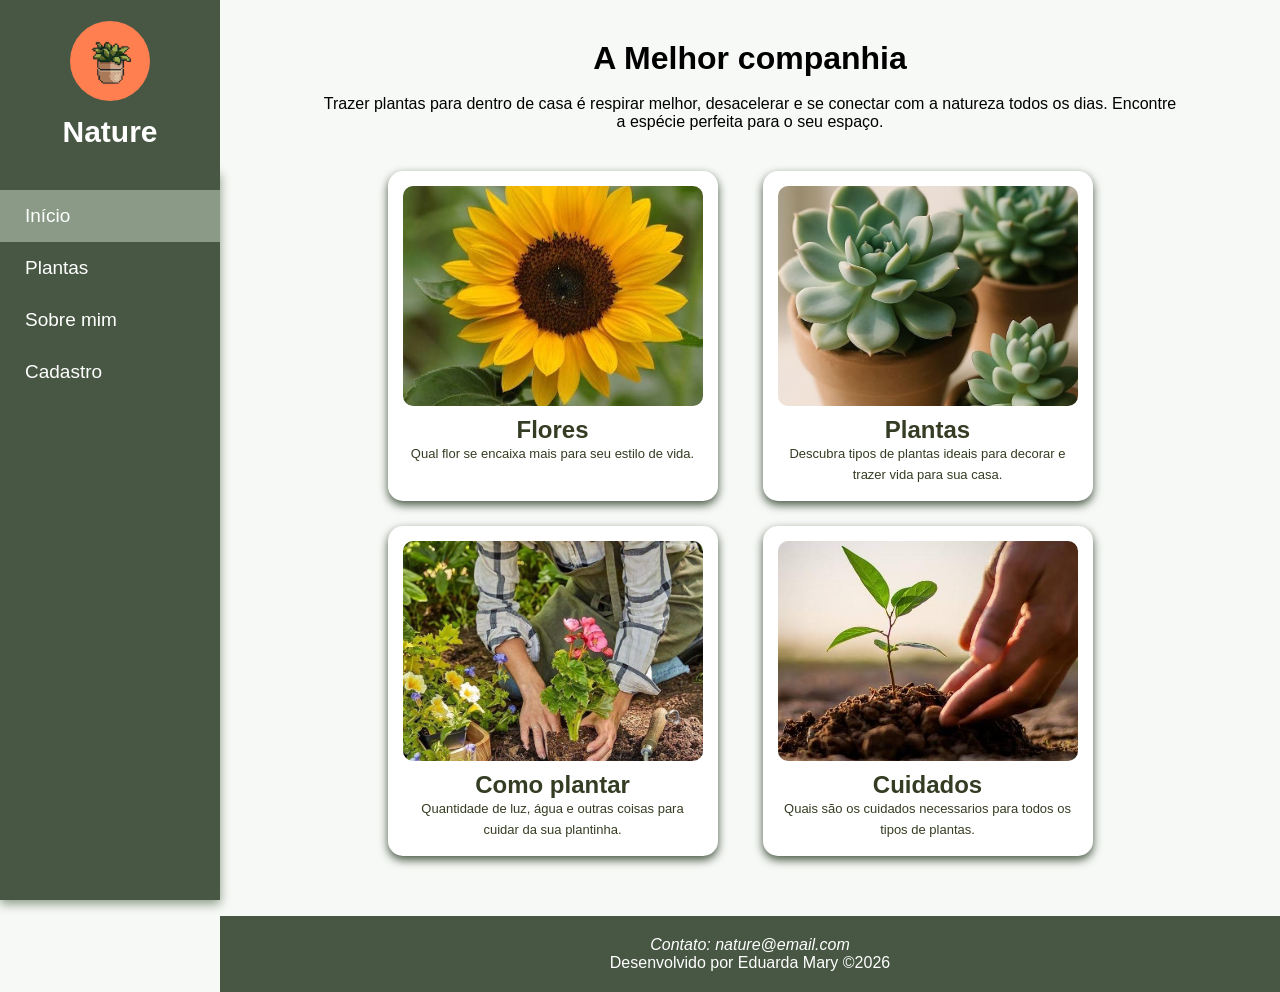
<file: index.html>
<!DOCTYPE html>
<html lang="pt-br">

<head>
    <meta charset="UTF-8">
    <meta name="viewport" content="width=device-width, initial-scale=1.0">
    <title>Nature</title>
    <link rel="short icon" href="imagens/favicon.ico">
    <link rel="stylesheet" type="text/css" href="estilos/layout.css">
    <link rel="stylesheet" type="text/css" href="estilos/inicio.css">
</head>

<body>
    <header>
        <figure>
            <img src="imagens/logo.png" alt="Logo Nature">
        </figure>
        <h1>Nature</h1>
    </header>
    <nav>
        <ul>
            <li><a href="index.html" class="ativo">Início</a></li>
            <li>
                <a href="paginas/plantas.html">Plantas</a>
                <ul>
                    <li><a href="paginas/flores.html">Flores</a></li>
                    <li><a href="paginas/comoPlantar.html">Como plantar</a></li>
                    <li><a href="paginas/cuidados.html">Cuidados</a></li>
                </ul>
            </li>
            <li><a href="paginas/sobre.html">Sobre mim</a></li>
            <li><a href="paginas/cadastro.html">Cadastro</a></li>
        </ul>
    </nav>
    <main>
        <h1>A Melhor companhia</h1>
        <br>
        <p>Trazer plantas para dentro de casa é respirar melhor,
            desacelerar e se conectar com a natureza todos os dias.
            Encontre a espécie perfeita para o seu espaço.
        </p>
        <section>
            <article>
                <figure><img src="imagens/flor.png" alt="Flor"></figure>
                <h2>Flores</h2>
                <p>Qual flor se encaixa mais para seu estilo de vida.</p>
            </article>
            <article>
                <figure><img src="imagens/plantas.png" alt="Plantas"></figure>
                <h2>Plantas</h2>
                <p>Descubra tipos de plantas ideais para decorar e trazer vida para sua casa.</p>
            </article>

            <article>
                <figure><img src="imagens/comoPlantar.png" alt="Plantação"></figure>
                <h2>Como plantar</h2>
                <p>Quantidade de luz, água e outras coisas para cuidar da sua plantinha.</p>
            </article>
            <article>
                <figure><img src="imagens/cuidados.png" alt="Cuidando da Planta"></figure>
                <h2>Cuidados</h2>
                <p>Quais são os cuidados necessarios para todos os tipos de plantas.</p>
            </article>
        </section>
    </main>
    <footer>
        <address>Contato: nature@email.com</address>
        <p>Desenvolvido por Eduarda Mary &copy;2026</p>
    </footer>
</body>

</html>
</file>
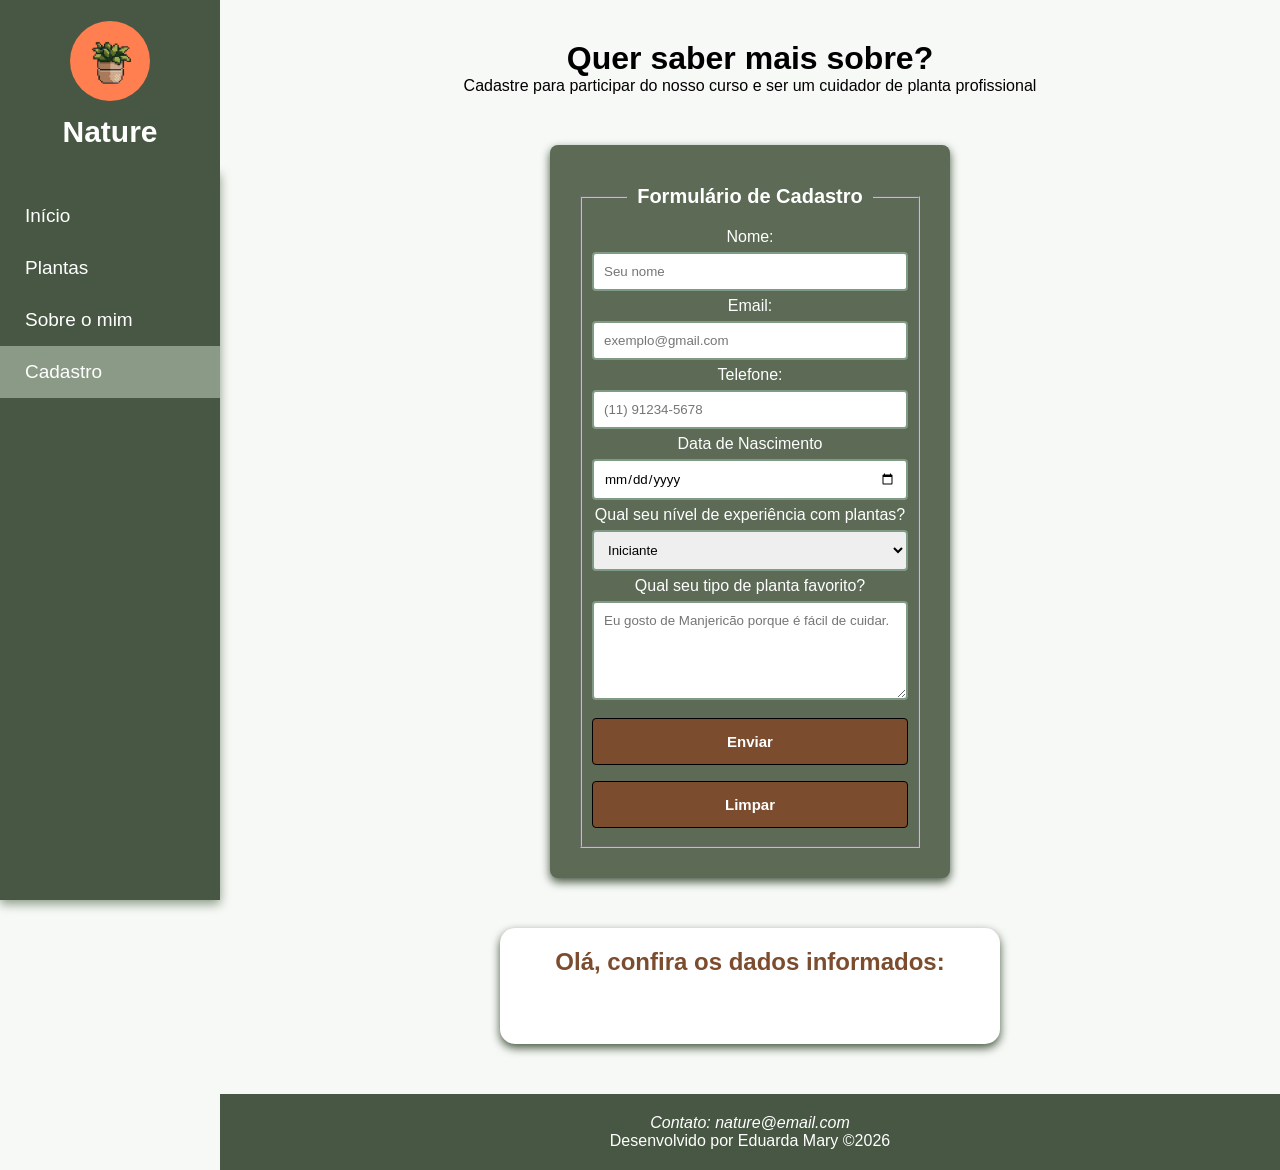
<file: paginas/cadastro.html>
<!DOCTYPE html>
<html lang="pt-br">

<head>
    <meta charset="UTF-8">
    <meta name="viewport" content="width=device-width, initial-scale=1.0">
    <title>Cadastro - Nature</title>
    <link rel="short icon" href="../imagens/favicon.ico">
    <link rel="stylesheet" type="text/css" href="../estilos/layout.css">
    <link rel="stylesheet" type="text/css" href="../estilos/formulario.css">
</head>

<body>
    <header>
        <figure>
            <img src="../imagens/logo.png" alt="Logo Nature">
        </figure>
        <h1>Nature</h1>
    </header>
    <nav>
        <ul>
            <li><a href="../index.html">Início</a></li>

            <li>
                <a href="../paginas/plantas.html">Plantas</a>
                <ul>
                    <li><a href="../paginas/flores.html">Flores</a></li>
                    <li><a href="../paginas/comoPlantar.html">Como plantar</a></li>
                    <li><a href="../paginas/cuidados.html">Cuidados</a></li>
                </ul>
            </li>
            <li><a href="../paginas/sobre.html">Sobre o mim</a></li>
            <li><a href="../paginas/cadastro.html" class="ativo">Cadastro</a></li>
        </ul>
    </nav>
    <main>
        <h1>Quer saber mais sobre?</h1>
        <p>Cadastre para participar do nosso curso e ser um cuidador de planta profissional</p>
        <form id="formulario" action="respFormulario.html" method="post">
            <fieldset>
                <legend>Formulário de Cadastro</legend>
                <label for="lbNome">Nome:</label>
                <input id="ipNome" name="Nome" type="text" placeholder="Seu nome" required>

                <label for="lbEmail">Email:</label>
                <input id="ipEmail" name="iEmail" type="email" placeholder="exemplo@gmail.com" required>

                <label for="lbTelefone">Telefone:</label>
                <input id="ipTelefone" name="telefone" type="tel" placeholder="(11) 91234-5678" required>

                <label for="lbDtNascimento">Data de Nascimento</label>
                <input id="ipDtNascimento" name="DtNascimento" type="date" required>

                <label for="lbNivel">Qual seu nível de experiência com plantas?</label>
                <select id="slNivel" name="slNivel">
                    <option value="iniciante">Iniciante</option>
                    <option value="intermediario">Intermediário</option>
                    <option value="avancado">Avançado</option>
                </select>

                <label for="lbMensagem">Qual seu tipo de planta favorito?</label>
                <textarea id="taMensagem" name="taMensagem" type="text" placeholder="Eu gosto de Manjericão porque é fácil de cuidar."  rows="5"></textarea>

                <button type="button" onclick="mostrarDadosForm(event)">Enviar</button>
                <button type="button" onclick="limparDados()">Limpar</button>

            </fieldset>

        </form>

        <section>
            <h2 id="resposta">Olá, confira os dados informados:</h2>
            <br>
            <p id="pNome"></p>
            <p id="pEmail"></p>
            <p id="pTelefone"></p>
            <p id="pData"></p>
            <p id="pNivel"></p>
            <p id="pMensagem"></p>
        </section>

    </main>
    <footer>
        <address>Contato: nature@email.com</address>
        <p>Desenvolvido por Eduarda Mary &copy;2026</p>
    </footer>
    <script src="../scripts/enviarDadosForm.js"></script>
</body>

</html>
</file>
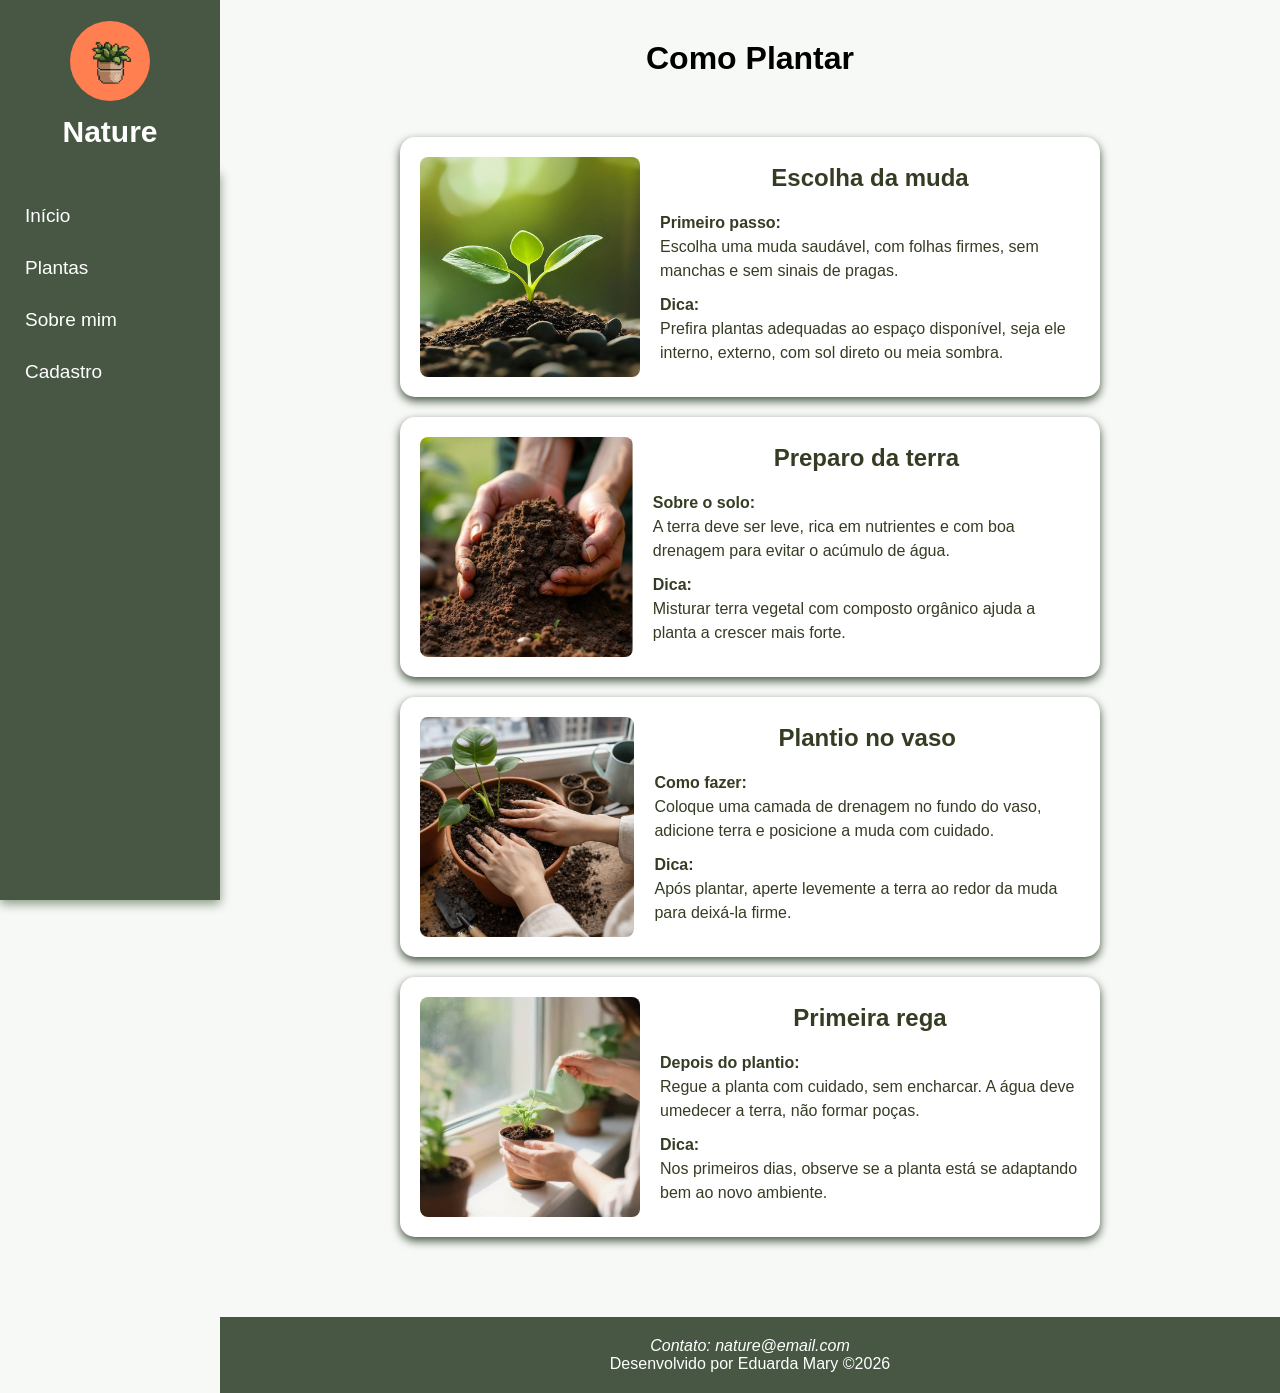
<file: paginas/comoPlantar.html>
<!DOCTYPE html>
<html lang="pt-br">

<head>
    <meta charset="UTF-8">
    <meta name="viewport" content="width=device-width, initial-scale=1.0">
    <title>Como Plantar - Nature</title>
    <link rel="short icon" href="../imagens/favicon.ico">
    <link rel="stylesheet" href="../estilos/layout.css">
    <link rel="stylesheet" href="../estilos/planta.css">
</head>

<body>
    <header>
        <figure>
            <img src="../imagens/logo.png" alt="Logo Nature">
        </figure>
        <h1>Nature</h1>
    </header>

    <nav>
        <ul>
            <li><a href="../index.html">Início</a></li>

            <li>
                <a href="../paginas/plantas.html">Plantas</a>
                <ul>
                    <li><a href="../paginas/flores.html">Flores</a></li>
                    <li><a href="../paginas/comoPlantar.html" class="ativo">Como plantar</a></li>
                    <li><a href="../paginas/cuidados.html">Cuidados</a></li>
                </ul>
            </li>
            <li><a href="../paginas/sobre.html">Sobre mim</a></li>
            <li><a href="../paginas/cadastro.html">Cadastro</a></li>
        </ul>
    </nav>

    <main>
        <h1>Como Plantar</h1>

        <section>
            <article>
                <figure>
                    <img src="../imagens/comoPlantar/muda.png" alt="Muda de planta">
                    <figcaption>
                        <h2>Escolha da muda</h2>
                        <p><strong>Primeiro passo:</strong><br>
                            Escolha uma muda saudável, com folhas firmes, sem manchas e sem sinais de pragas.</p>

                        <p><strong>Dica:</strong><br>
                            Prefira plantas adequadas ao espaço disponível, seja ele interno, externo, com sol direto ou
                            meia sombra.</p>
                    </figcaption>
                </figure>
            </article>
            <article>
                <figure>
                    <img src="../imagens/comoPlantar/terra.png" alt="Terra para plantio">
                    <figcaption>
                        <h2>Preparo da terra</h2>
                        <p><strong>Sobre o solo:</strong><br>
                            A terra deve ser leve, rica em nutrientes e com boa drenagem para evitar o acúmulo de água.
                        </p>

                        <p><strong>Dica:</strong><br>
                            Misturar terra vegetal com composto orgânico ajuda a planta a crescer mais forte.</p>
                    </figcaption>
                </figure>
            </article>
            <article>
                <figure>
                    <img src="../imagens/comoPlantar/mudaPlantada.png" alt="Muda plantada">
                    <figcaption>
                        <h2>Plantio no vaso</h2>
                        <p><strong>Como fazer:</strong><br>
                            Coloque uma camada de drenagem no fundo do vaso, adicione terra e posicione a muda com
                            cuidado.</p>

                        <p><strong>Dica:</strong><br>
                            Após plantar, aperte levemente a terra ao redor da muda para deixá-la firme.</p>
                    </figcaption>
                </figure>
            </article>
            <article>
                <figure>
                    <img src="../imagens/comoPlantar/primeiraRega.png" alt="Planta sendo regada">
                    <figcaption>
                        <h2>Primeira rega</h2>
                        <p><strong>Depois do plantio:</strong><br>
                            Regue a planta com cuidado, sem encharcar. A água deve umedecer a terra, não formar poças.
                        </p>

                        <p><strong>Dica:</strong><br>
                            Nos primeiros dias, observe se a planta está se adaptando bem ao novo ambiente.</p>
                    </figcaption>
                </figure>
            </article>
        </section>
    </main>

    <footer>
        <address>Contato: nature@email.com</address>
        <p>Desenvolvido por Eduarda Mary &copy;2026</p>
    </footer>
</body>

</html>
</file>
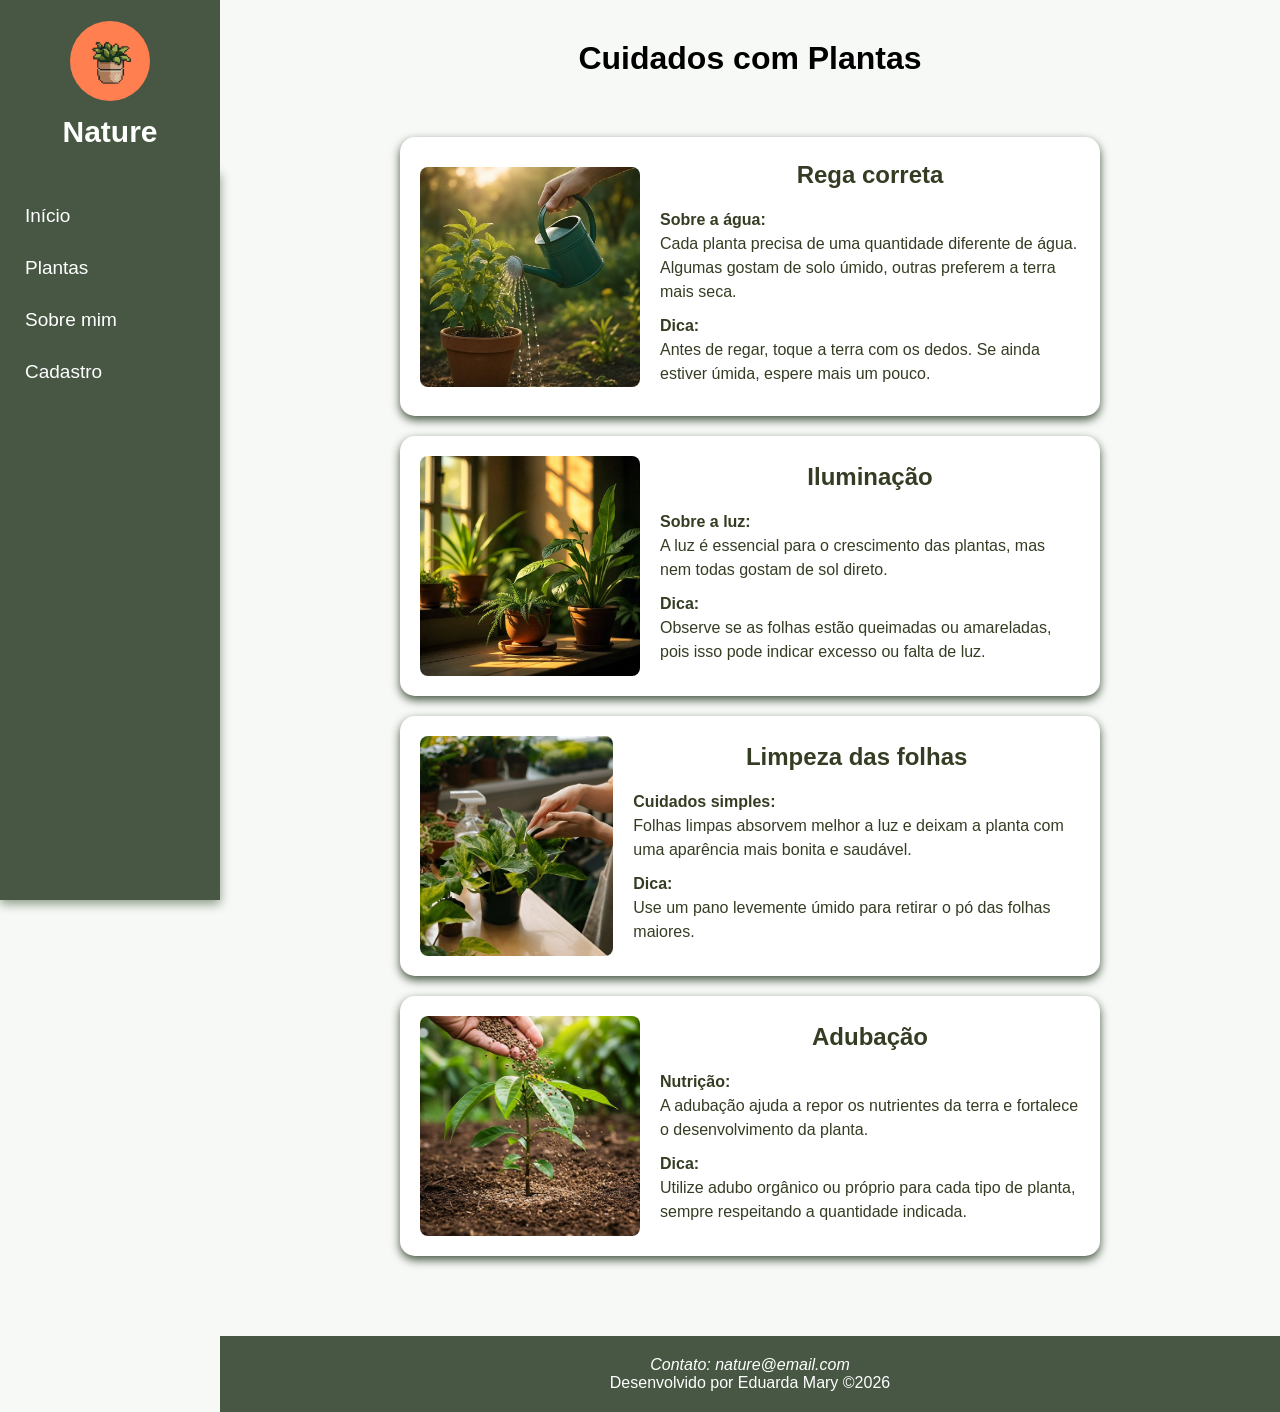
<file: paginas/cuidados.html>
<!DOCTYPE html>
<html lang="pt-br">

<head>
    <meta charset="UTF-8">
    <meta name="viewport" content="width=device-width, initial-scale=1.0">
    <title>Cuidados com Plantas - Nature</title>
    <link rel="short icon" href="../imagens/favicon.ico">
    <link rel="stylesheet" href="../estilos/layout.css">
    <link rel="stylesheet" href="../estilos/planta.css">
</head>

<body>
    <header>
        <figure>
            <img src="../imagens/logo.png" alt="Logo Nature">
        </figure>
        <h1>Nature</h1>
    </header>

    <nav>
        <ul>
            <li><a href="../index.html">Início</a></li>

            <li>
                <a href="../paginas/plantas.html">Plantas</a>
                <ul>
                    <li><a href="../paginas/flores.html">Flores</a></li>
                    <li><a href="../paginas/comoPlantar.html">Como plantar</a></li>
                    <li><a href="../paginas/cuidados.html" class="ativo">Cuidados</a></li>
                </ul>
            </li>
            <li><a href="../paginas/sobre.html">Sobre mim</a></li>
            <li><a href="../paginas/cadastro.html">Cadastro</a></li>
        </ul>
    </nav>

    <main>
        <h1>Cuidados com Plantas</h1>

        <section>
            <article>
                <figure>
                    <img src="../imagens/cuidados/rega.png" alt="Rega correta da planta">
                    <figcaption>
                        <h2>Rega correta</h2>
                        <p><strong>Sobre a água:</strong><br>
                            Cada planta precisa de uma quantidade diferente de água. Algumas gostam de solo úmido,
                            outras preferem a terra mais seca.</p>

                        <p><strong>Dica:</strong><br>
                            Antes de regar, toque a terra com os dedos. Se ainda estiver úmida, espere mais um pouco.
                        </p>
                    </figcaption>
                </figure>
            </article>
            <article>
                <figure>
                    <img src="../imagens/cuidados/iluminacao.png" alt="Planta recebendo luz">
                    <figcaption>
                        <h2>Iluminação</h2>
                        <p><strong>Sobre a luz:</strong><br>
                            A luz é essencial para o crescimento das plantas, mas nem todas gostam de sol direto.</p>

                        <p><strong>Dica:</strong><br>
                            Observe se as folhas estão queimadas ou amareladas, pois isso pode indicar excesso ou falta
                            de luz.</p>
                    </figcaption>
                </figure>
            </article>
            <article>
                <figure>
                    <img src="../imagens/cuidados/limpeza.png" alt="Limpeza das folhas da planta">
                    <figcaption>
                        <h2>Limpeza das folhas</h2>
                        <p><strong>Cuidados simples:</strong><br>
                            Folhas limpas absorvem melhor a luz e deixam a planta com uma aparência mais bonita e
                            saudável.</p>

                        <p><strong>Dica:</strong><br>
                            Use um pano levemente úmido para retirar o pó das folhas maiores.</p>
                    </figcaption>
                </figure>
            </article>
            <article>
                <figure>
                    <img src="../imagens/cuidados/adubacao.png" alt="Adubação de muda">
                    <figcaption>
                        <h2>Adubação</h2>
                        <p><strong>Nutrição:</strong><br>
                            A adubação ajuda a repor os nutrientes da terra e fortalece o desenvolvimento da planta.</p>

                        <p><strong>Dica:</strong><br>
                            Utilize adubo orgânico ou próprio para cada tipo de planta, sempre respeitando a quantidade
                            indicada.</p>
                    </figcaption>
                </figure>
            </article>
        </section>
    </main>

    <footer>
        <address>Contato: nature@email.com</address>
        <p>Desenvolvido por Eduarda Mary &copy;2026</p>
    </footer>
</body>

</html>
</file>
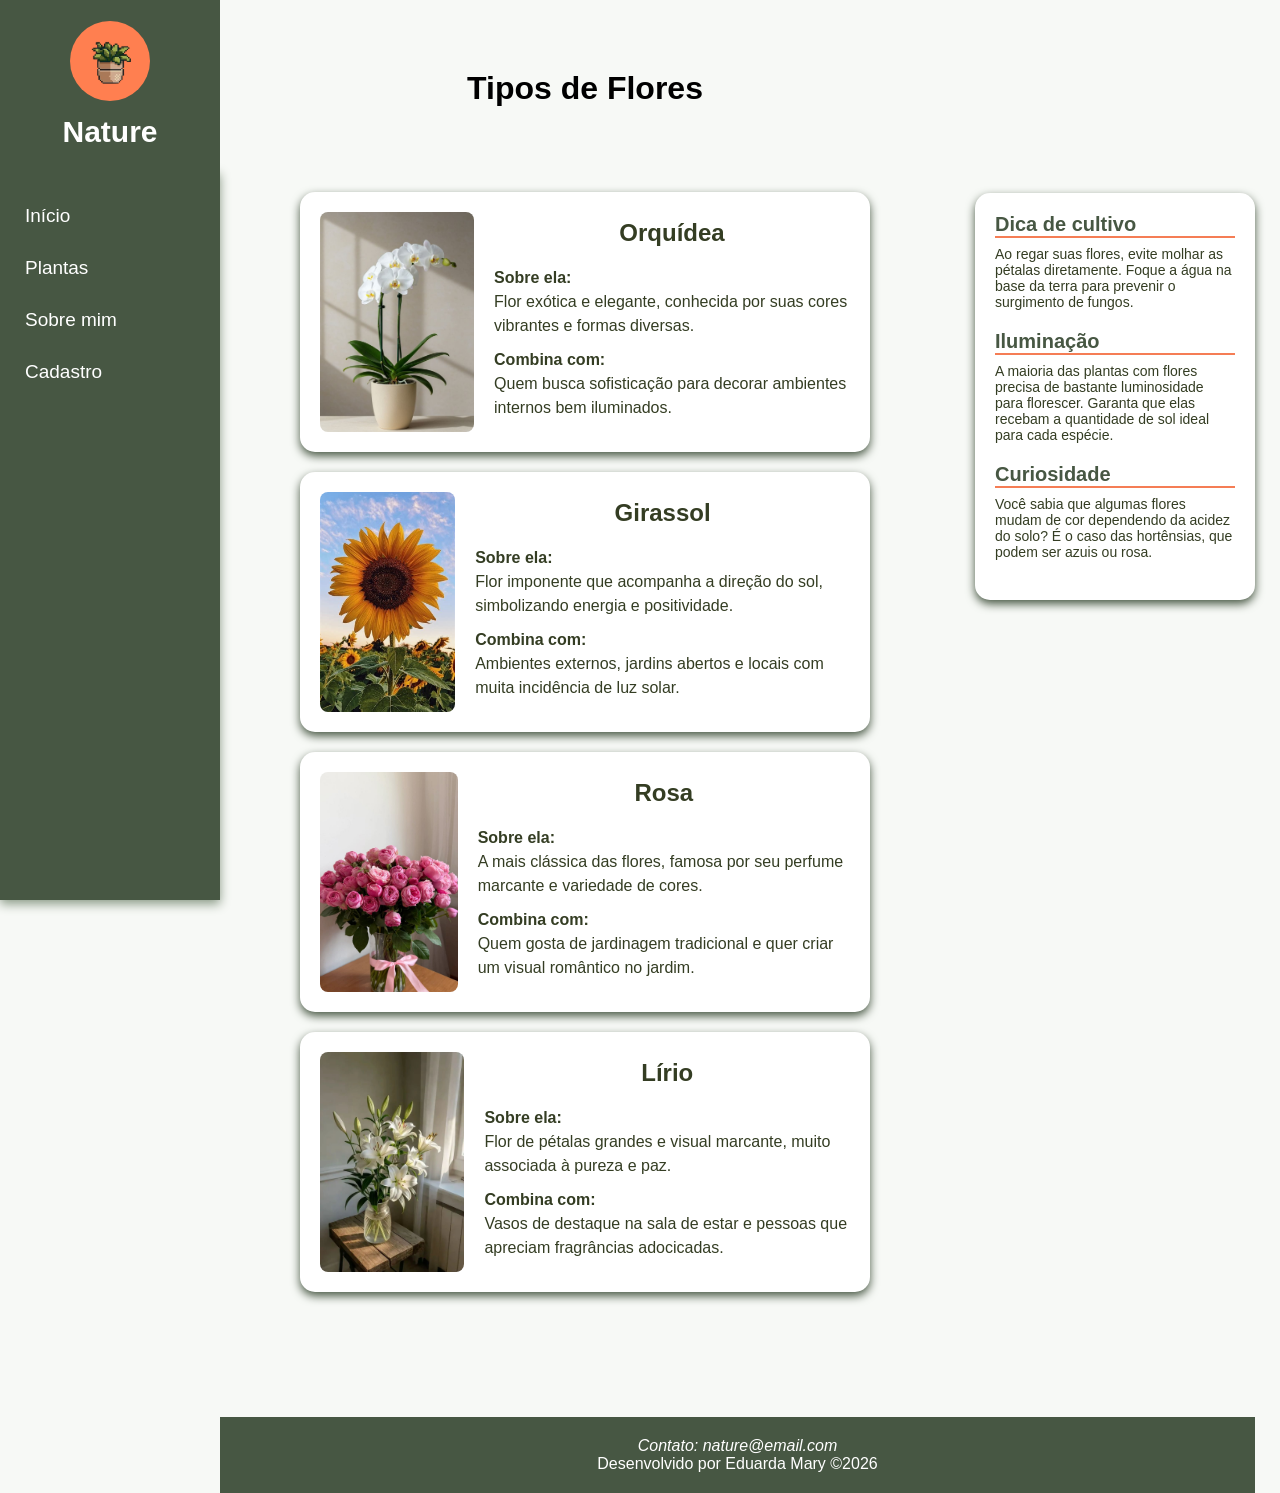
<file: paginas/flores.html>
<!DOCTYPE html>
<html lang="pt-br">

<head>
    <meta charset="UTF-8">
    <meta name="viewport" content="width=device-width, initial-scale=1.0">
    <title>Flores - Nature</title>
    <link rel="short icon" href="../imagens/favicon.ico">
    <link rel="stylesheet" href="../estilos/layout.css">
    <link rel="stylesheet" href="../estilos/planta.css">
    <link rel="stylesheet" href="../estilos/flores.css">
</head>

<body>
    <header>
        <figure>
            <img src="../imagens/logo.png" alt="Logo Nature">
        </figure>
        <h1>Nature</h1>
    </header>
    <nav>
        <ul>
            <li><a href="../index.html">Início</a></li>

            <li>
                <a href="../paginas/plantas.html">Plantas</a>
                <ul>
                    <li><a href="../paginas/flores.html" class="ativo">Flores</a></li>
                    <li><a href="../paginas/comoPlantar.html">Como plantar</a></li>
                    <li><a href="../paginas/cuidados.html">Cuidados</a></li>
                </ul>
            </li>
            <li><a href="../paginas/sobre.html">Sobre mim</a></li>
            <li><a href="../paginas/cadastro.html">Cadastro</a></li>
        </ul>
    </nav>
    <main>
        <h1>Tipos de Flores</h1>
        <section>
            <article>
                <figure>
                    <img src="../imagens/flores/orquidea.png" alt="Orquídea">
                    <figcaption>
                        <h2>Orquídea</h2>
                        <p><strong>Sobre ela:</strong><br>
                            Flor exótica e elegante, conhecida por suas cores vibrantes e formas diversas.</p>
                        <p><strong>Combina com:</strong><br>
                            Quem busca sofisticação para decorar ambientes internos bem iluminados.</p>
                    </figcaption>
                </figure>
            </article>
            <article>
                <figure>
                    <img src="../imagens/flores/girassol.png" alt="Girassol">
                    <figcaption>
                        <h2>Girassol</h2>
                        <p><strong>Sobre ela:</strong><br>
                            Flor imponente que acompanha a direção do sol, simbolizando energia e positividade.</p>
                        <p><strong>Combina com:</strong><br>
                            Ambientes externos, jardins abertos e locais com muita incidência de luz solar.</p>
                    </figcaption>
                </figure>
            </article>
            <article>
                <figure>
                    <img src="../imagens/flores/rosa.png" alt="Rosa">
                    <figcaption>
                        <h2>Rosa</h2>
                        <p><strong>Sobre ela:</strong><br>
                            A mais clássica das flores, famosa por seu perfume marcante e variedade de cores.</p>
                        <p><strong>Combina com:</strong><br>
                            Quem gosta de jardinagem tradicional e quer criar um visual romântico no jardim.</p>
                    </figcaption>
                </figure>
            </article>
            <article>
                <figure>
                    <img src="../imagens/flores/lirio.png" alt="Lírio">
                    <figcaption>
                        <h2>Lírio</h2>
                        <p><strong>Sobre ela:</strong><br>
                            Flor de pétalas grandes e visual marcante, muito associada à pureza e paz.</p>
                        <p><strong>Combina com:</strong><br>
                            Vasos de destaque na sala de estar e pessoas que apreciam fragrâncias adocicadas.</p>
                    </figcaption>
                </figure>
            </article>
        </section>
    </main>
    <aside>
        <h2>Dica de cultivo</h2>
        <p>
            Ao regar suas flores, evite molhar as pétalas diretamente. Foque a água na base da terra para prevenir o
            surgimento de fungos.
        </p>
        <h2> Iluminação</h2>
        <p>
            A maioria das plantas com flores precisa de bastante luminosidade para florescer. Garanta que elas recebam a
            quantidade de sol ideal para cada espécie.
        </p>
        <h2> Curiosidade</h2>
        <p>
            Você sabia que algumas flores mudam de cor dependendo da acidez do solo? É o caso das hortênsias, que podem
            ser azuis ou rosa.
        </p>
    </aside>
    <footer>
        <address>Contato: nature@email.com</address>
        <p>Desenvolvido por Eduarda Mary &copy;2026</p>
    </footer>

</body>

</html>
</file>
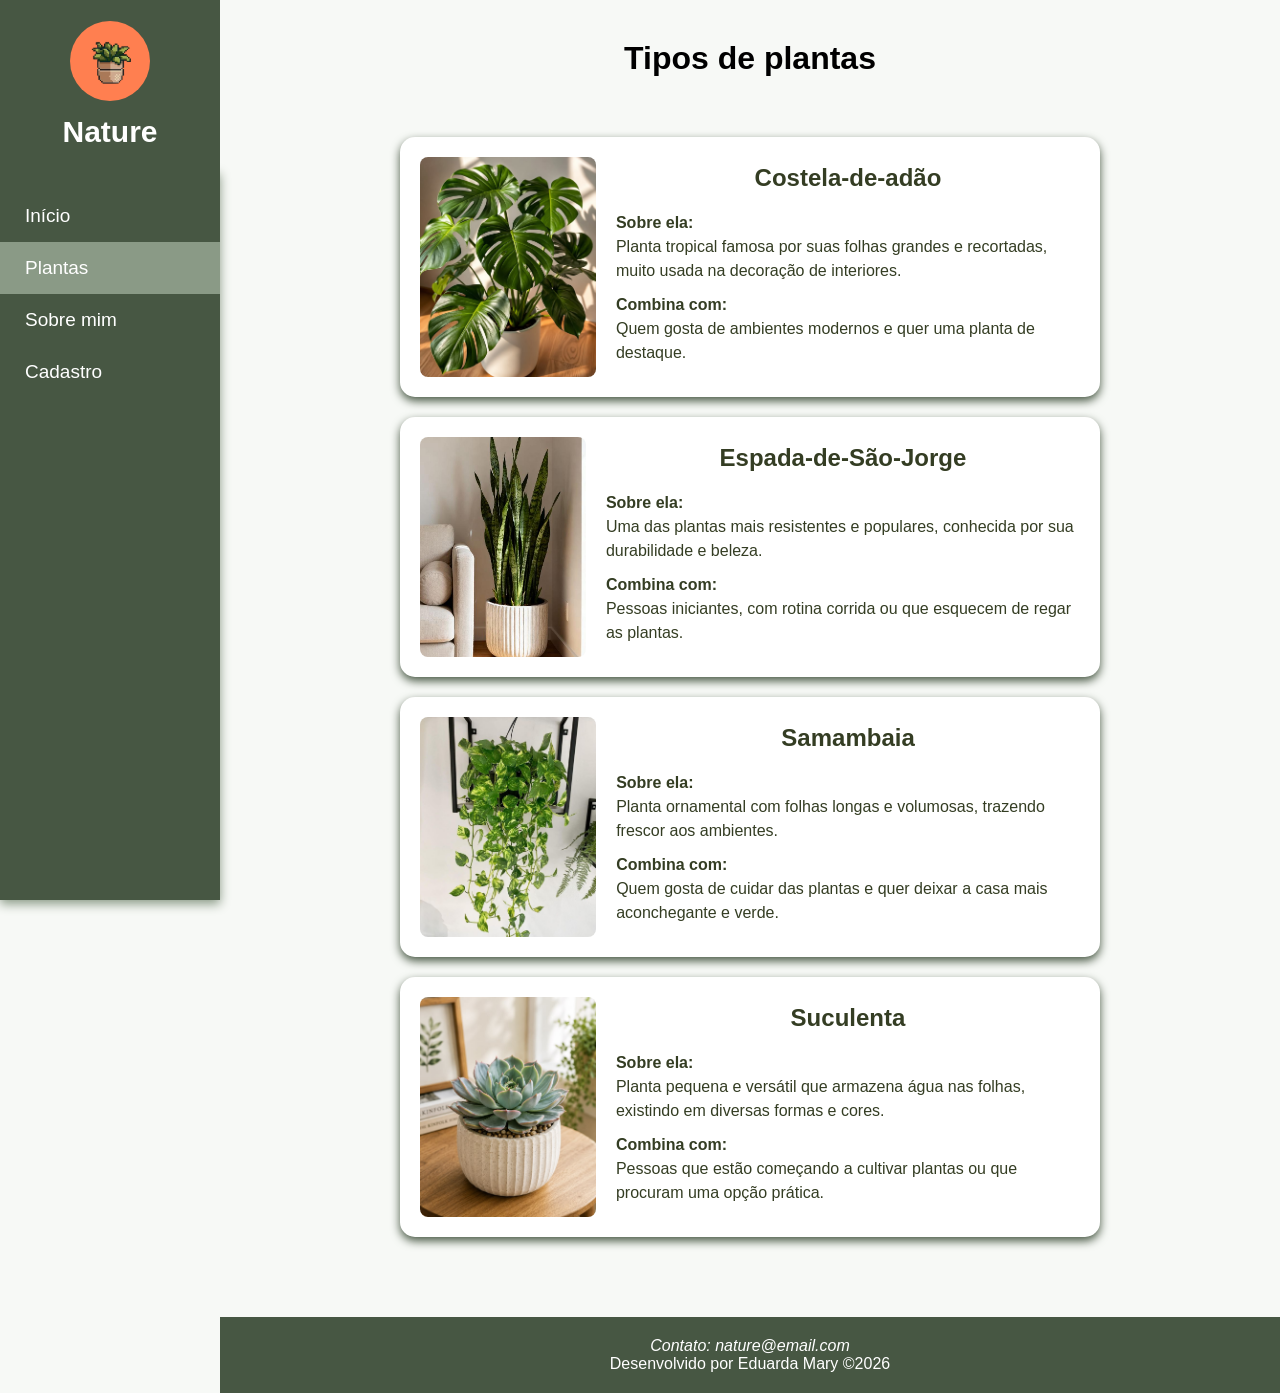
<file: paginas/plantas.html>
<!DOCTYPE html>
<html lang="pt-br">

<head>
    <meta charset="UTF-8">
    <meta name="viewport" content="width=device-width, initial-scale=1.0">
    <title>Plantas - Nature</title>
    <link rel="short icon" href="../imagens/favicon.ico">
    <link rel="stylesheet" type="text/css" href="../estilos/layout.css">
    <link rel="stylesheet" type="text/css" href="../estilos/planta.css">
</head>

<body>
    <header>
        <figure>
            <img src="../imagens/logo.png" alt="Logo Nature">
        </figure>
        <h1>Nature</h1>
    </header>
    <nav>
        <ul>
            <li><a href="../index.html">Início</a></li>

            <li>
                <a href="../paginas/plantas.html" class="ativo">Plantas</a>
                <ul>
                    <li><a href="../paginas/flores.html">Flores</a></li>
                    <li><a href="../paginas/comoPlantar.html">Como plantar</a></li>
                    <li><a href="../paginas/cuidados.html">Cuidados</a></li>
                </ul>
            </li>
            <li><a href="../paginas/sobre.html">Sobre mim</a></li>
            <li><a href="../paginas/cadastro.html">Cadastro</a></li>
        </ul>
    </nav>
    <main>
        <h1>Tipos de plantas</h1>
        <section>
            <article>
                <figure>
                    <img src="../imagens/plantas/costela.png" alt="Costela de adão">
                    <figcaption>
                        <h2>Costela-de-adão</h2>
                        <p><strong>Sobre ela:</strong><br>
                            Planta tropical famosa por suas folhas grandes e recortadas, muito usada na decoração de
                            interiores.</p>
                        <p><strong>Combina com:</strong><br>
                            Quem gosta de ambientes modernos e quer uma planta de destaque.</p>
                    </figcaption>
                </figure>
            </article>
            <article>
                <figure>
                    <img src="../imagens/plantas/espada.png" alt="Espada-de-São-Jorge">
                    <figcaption>
                        <h2>Espada-de-São-Jorge</h2>
                        <p><strong>Sobre ela:</strong><br>
                            Uma das plantas mais resistentes e populares, conhecida por sua durabilidade e beleza.</p>
                        <p><strong>Combina com:</strong><br>
                            Pessoas iniciantes, com rotina corrida ou que esquecem de regar as plantas.</p>
                    </figcaption>
                </figure>
            </article>
            <article>
                <figure>
                    <img src="../imagens/plantas/samambaia.png" alt="Samambaia">
                    <figcaption>
                        <h2>Samambaia</h2>
                        <p><strong>Sobre ela:</strong><br>
                            Planta ornamental com folhas longas e volumosas, trazendo frescor aos ambientes.</p>
                        <p><strong>Combina com:</strong><br>
                            Quem gosta de cuidar das plantas e quer deixar a casa mais aconchegante e verde.</p>
                    </figcaption>
                </figure>
            </article>
            <article>
                <figure>
                    <img src="../imagens/plantas/suculenta.png" alt="Suculenta">
                    <figcaption>
                        <h2>Suculenta</h2>
                        <p><strong>Sobre ela:</strong><br>
                            Planta pequena e versátil que armazena água nas folhas, existindo em diversas formas e
                            cores.
                        </p>
                        <p><strong>Combina com:</strong><br>
                            Pessoas que estão começando a cultivar plantas ou que procuram uma opção prática.</p>
                    </figcaption>
                </figure>
            </article>
        </section>
    </main>
    <footer>
        <address>Contato: nature@email.com</address>
        <p>Desenvolvido por Eduarda Mary &copy;2026</p>
    </footer>
</body>

</html>
</file>
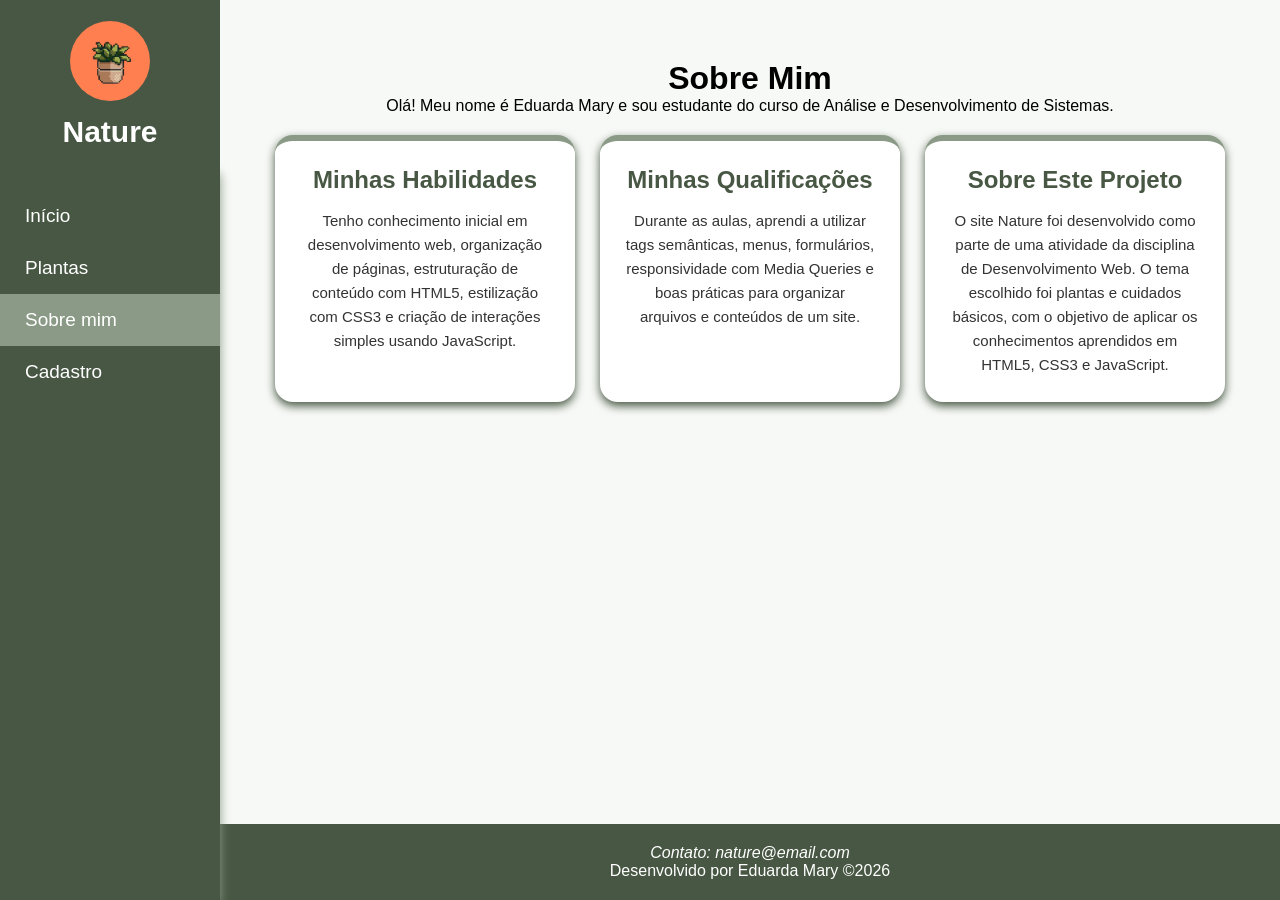
<file: paginas/sobre.html>
<!DOCTYPE html>
<html lang="pt-br">

<head>
    <meta charset="UTF-8">
    <meta name="viewport" content="width=device-width, initial-scale=1.0">
    <title>Sobre Mim</title>
    <link rel="short icon" href="../imagens/favicon.ico">
    <link rel="stylesheet" href="../estilos/layout.css">
    <link rel="stylesheet" href="../estilos/sobre.css">
</head>

<body>
    <header>
        <figure>
            <img src="../imagens/logo.png" alt="Logo Nature">
        </figure>
        <h1>Nature</h1>
    </header>
    <nav>
        <ul>
            <li><a href="../index.html">Início</a></li>

            <li>
                <a href="../paginas/plantas.html">Plantas</a>
                <ul>
                    <li><a href="../paginas/flores.html">Flores</a></li>
                    <li><a href="../paginas/comoPlantar.html">Como plantar</a></li>
                    <li><a href="../paginas/cuidados.html">Cuidados</a></li>
                </ul>
            </li>
            <li><a href="../paginas/sobre.html" class="ativo">Sobre mim</a></li>
            <li><a href="../paginas/cadastro.html">Cadastro</a></li>
        </ul>
    </nav>

<main>
    <h1>Sobre Mim</h1>

    <p>
        Olá! Meu nome é Eduarda Mary e sou estudante do curso de Análise e Desenvolvimento de Sistemas.
    </p>

    <section>
        <article>
            <h2>Minhas Habilidades</h2>
            <p>
                Tenho conhecimento inicial em desenvolvimento web, organização de páginas,
                estruturação de conteúdo com HTML5, estilização com CSS3 e criação de interações simples
                usando JavaScript.
            </p>
        </article>

        <article>
            <h2>Minhas Qualificações</h2>
            <p>
                Durante as aulas, aprendi a utilizar tags semânticas, menus, formulários,
                responsividade com Media Queries e boas práticas para organizar arquivos e conteúdos
                de um site.
            </p>
        </article>

        <article>
            <h2>Sobre Este Projeto</h2>
            <p>
                O site Nature foi desenvolvido como parte de uma atividade da disciplina de Desenvolvimento Web.
                O tema escolhido foi plantas e cuidados básicos, com o objetivo de aplicar os conhecimentos
                aprendidos em HTML5, CSS3 e JavaScript.
            </p>
        </article>
    </section>
</main>

    <footer>
        <address>Contato: nature@email.com</address>
        <p>Desenvolvido por Eduarda Mary &copy;2026</p>
    </footer>
</body>

</html>
</file>
<file: estilos/layout.css>
* {
    padding: 0;
    margin: 0;
    font-family: Arial, Helvetica, sans-serif;
    box-sizing: border-box;

}

html,
body {
    height: 100%;
}

body {
    padding-left: 220px;
    min-height: 100%;
    display: flex;
    flex-direction: column;
    background-color: #f7f9f6;
}

body>header {
    background-color: #475743;
    color: #fff;
    display: flex;
    flex-direction: column;
    align-items: center;
    justify-content: center;
    padding: 15px;
    position: fixed;
    top: 0;
    left: 0;
    width: 220px;
    height: 170px;
    z-index: 1100;
}

header figure {
    margin: 0;
}

header img {
    width: 80px;
    height: 80px;
    border-radius: 50%;
    object-fit: cover;
}

header h1 {
    margin-top: 10px;
    font-size: 30px;
    color: #fff;
    font-family: 'Trebuchet MS', 'Lucida Sans Unicode', 'Lucida Grande', 'Lucida Sans', Arial, sans-serif;
}

nav {
    background-color: #475743;
    color: #fff;
    width: 220px;
    height: calc(100vh - 170px);
    position: fixed;
    top: 170px;
    left: 0;
    padding: 20px 0;
    z-index: 1000;
    box-shadow: 0px 4px 10px #8A9A86;
}

nav>ul {
    list-style-type: none;
    padding: 0;
    margin: 0;
    display: flex;
    flex-direction: column;
}

nav ul li {
    margin: 0;
    position: relative;
}

nav ul li a {
    color: #fff;
    text-decoration: none;
    font-size: 19px;
    display: block;
    padding: 15px 25px;
    text-align: left;
}

nav ul li a:hover {
    background-color: #8A9A86;
}

nav ul ul {
    display: none;
    position: absolute;
    top: 0;
    left: 220px;
    width: 180px;
    background-color: #475743;
    list-style-type: none;
    box-shadow: 0px 4px 10px #8A9A86;
}

nav ul li:hover>ul,
nav ul li:focus-within>ul {
    display: block;
}

nav ul ul li a {
    font-size: 16px;
    padding: 14px 20px;
}

nav ul li a.ativo {
    background-color: #8A9A86;
}

main {
    flex: 1;
    padding: 20px;
    text-align: center;
    margin-top: 20px;
}

footer {
    background-color: #475743;
    color: #fff;
    text-align: center;
    padding: 20px;
    position: relative;
    width: 100%;
}

article {
    background-color: white;
    border-radius: 15px;
    padding: 15px;
    width: 350px;
    height: 350px;
    text-align: center;
    color: #343d23;
    box-shadow: 0px 4px 10px #475743;
}

article:hover {
    transform: scale(1.05);
}

article p {
    font-size: 13px;
}

img {
    width: 100%;
    height: 80%;
    object-fit: cover;
    border-radius: 10px;
}

section {
    display: flex;
    gap: 20px;
    padding: 60px;
    justify-content: center;

}

@media (max-width: 992px) {

    body {
        padding-left: 0;
    }

    body>header {
        position: relative;
        width: 100%;
        height: auto;
        padding: 20px;
        border-bottom: 1px solid #64715f;
    }

    nav {
        position: relative;
        top: 0;
        left: 0;
        width: 100%;
        height: auto;
        padding: 0;
        box-shadow: 0px 4px 10px #8A9A86;
    }

    nav > ul {
        display: flex;
        flex-direction: row;
        width: 100%;
    }

    nav > ul > li {
        flex: 1;
    }

    nav ul li a {
        text-align: center;
        padding: 15px;
    }

    nav ul li a.ativo {
        background-color: #8A9A86;
    }

    nav ul ul {
        position: absolute;
        top: 100%;
        left: 0;
        width: 100%;
    }

    section {
        flex-wrap: wrap;
    }
}

@media (max-width: 767px) {
    html,
    body {
        height: auto;
    }

    body {
        padding-left: 0;
        width: 100%;
        overflow-x: hidden;
    }

    body>header {
        position: relative;
        width: 100%;
        height: auto;
        padding: 20px 10px;
    }

    header img {
        width: 70px;
        height: 70px;
    }

    header h1 {
        font-size: 26px;
        text-align: center;
    }

    nav {
        position: relative;
        top: 0;
        width: 100%;
        height: auto;
    }

    nav>ul {
        flex-direction: row;
        flex-wrap: wrap;
        justify-content: center;
    }

    nav ul li {
        flex: 1 1 auto;
    }

    nav ul li a {
        text-align: center;
        padding: 12px;
    }

    nav ul ul {
        position: absolute;
        width: 100%;
    }

    main {
        margin-top: 0;
        padding: 15px;
        width: 100%;
    }

    section {
        flex-direction: column;
        align-items: center;
        padding: 20px 10px;
        gap: 20px;
    }

    article {
        width: 100%;
        max-width: 350px;
        height: auto;
        min-height: 300px;
    }

    article:hover {
        transform: none;
    }

    img {
        max-width: 100%;
        height: auto;
    }

    footer {
        width: 100%;
        padding: 15px;
        font-size: 14px;
    }
}
</file>
<file: estilos/inicio.css>
body {
    display: flex;
    flex-direction: column;
}

main {
    width: 100%;
    max-width: 900px;
    margin: 20px auto 0;
}

main>section p {
    max-width: 700px;
    margin: 0 auto;
    line-height: 1.6;
}

main>section {
    display: grid;
    grid-template-columns: repeat(2, 350px);
    gap: 25px;
    padding: 40px 20px;
    justify-content: center;
}

main>section article {
    width: 330px;
    height: 330px;
}

main>section article figure {
    height: 220px;
    margin-bottom: 10px;
}

main>section article figure img {
    width: 100%;
    height: 100%;
    object-fit: cover;
    border-radius: 10px;
}

@media (max-width: 767px) {
    body {
        padding-left: 0;
    }

    body>header {
        position: relative;
        width: 100%;
        height: auto;
    }
    main {
        margin-top: 0;
        width: 100%;
        max-width: none;
    }

    main>section {
        grid-template-columns: 1fr;
        padding: 20px;
        justify-items: center;
    }

    main>section article {
        width: 100%;
        max-width: 350px;
        height: auto;
    }

    main>section article figure {
        height: auto;
    }

    main>section article figure img {
        height: auto;
    }

    footer {
        width: 100%;
    }
}

@media (min-width: 992px) {
    main {
        max-width: 900px;
    }

    main>section {
        grid-template-columns: repeat(2, 350px);
    }

    main>section article {
        width: 330px;
        height: 330px;
    }
}

@media (max-width: 767px) {
    main {
        max-width: 100%;
        margin: 0 auto;
        padding: 15px;
    }

    main>section {
        display: grid;
        grid-template-columns: 1fr;
        gap: 20px;
        padding: 20px 10px;
    }

    main>section article {
        width: 100%;
        max-width: 350px;
        height: auto;
        margin: 0 auto;
    }

    main>section article figure {
        height: auto;
    }

    main>section article figure img {
        width: 100%;
        height: auto;
    }

    main>section p {
        max-width: 100%;
        font-size: 15px;
    }
}
</file>
<file: estilos/formulario.css>
#formulario {
    max-width: 400px;
    margin: 50px auto;
    background-color: #5C6A56;
    padding: 20px;
    border-radius: 8px;
    box-shadow: 0px 4px 10px #475743;
}

fieldset {
    margin: 10px;
    padding: 10px;
    color: #fff;
}

fieldset legend {
    padding: 10px;
    font-size: 20px;
    font-weight: bold;
}

input[type="text"],
input[type="email"],
input[type="date"],
input[type="tel"],
button,
select,
textarea {
    width: 100%;
    padding: 10px;
    margin: 6px 0;
    display: inline-block;
    border: 2px solid #7f9a85;
    box-sizing: border-box;
    border-radius: 4px;
}

button{
    background-color: #7c4c2e;
    color: #fff;
    font-size: 15px;
    padding: 14px 20px;
    font-weight: bold;
    border: 1px solid #000;
    margin: 8px 0;
    border-radius: 4px;
    cursor: pointer;
    width: 100%;
}

button:hover {
    background-color: #ccc;
    color: #100f0f;
}

section {
    width: 500px;
    margin: 30px auto;
    padding: 20px;
    background-color: white;
    border-radius: 15px;
    box-shadow: 0px 4px 10px #475743;
    display: block;
}

section h2 {
    text-align: center;
    margin-bottom: 20px;
    color: #7c4c2e;
}

section p {
    margin: 10px 0;
    text-align: left;
}

@media (min-width: 992px) {
    #formulario {
        max-width: 400px;
    }

    section {
        width: 500px;
    }
}

@media (max-width: 767px) {
    #formulario {
        width: 90%;
        max-width: 400px;
        margin: 30px auto;
        padding: 15px;
    }

    section {
        width: 90%;
        margin: 20px auto;
        padding: 15px;
    }

    fieldset {
        margin: 5px;
        padding: 8px;
    }

    fieldset legend {
        font-size: 18px;
    }

    input[type="text"],
    input[type="email"],
    input[type="date"],
    input[type="tel"],
    button,
    select,
    textarea,
    input[type="submit"] {
        font-size: 16px;
    }
}
</file>
<file: estilos/planta.css>
main section {
    display: flex;
    flex-direction: column;
    align-items: center;
    gap: 20px;
}

main section article {
    width: 700px;
    height: auto;
    padding: 0;
    margin: 0;
    background-color: transparent;
    box-shadow: none;
}

main section article:hover {
    transform: none;
}

main section article figure {
    display: flex;
    align-items: center;
    gap: 20px;
    width: 700px;
    padding: 20px;
    margin: 0;
    background-color: white;
    border-radius: 15px;
    box-shadow: 0px 4px 10px #475743;
}

main section article figure img {
    width: 220px;
    height: 220px;
    object-fit: cover;
    border-radius: 8px;
}

main section article figure figcaption {
    text-align: left;
    line-height: 1.5;
    color: #343d23;
}

main section article figure figcaption h2 {
    margin-bottom: 15px;
    text-align: center;
    color: #343d23;
}

main section article figure figcaption p {
    margin: 10px 0;
    font-size: 16px;
}

@media (min-width: 992px) {
    main section article {
        width: 700px;
    }

    main section article figure {
        width: 700px;
        flex-direction: row;
    }

    main section article figure img {
        width: 220px;
        height: 220px;
    }
}

@media (max-width: 767px) {
    main section {
        width: 100%;
        padding: 15px 5px;
        display: flex;
        flex-direction: column;
        align-items: center;
        justify-content: center;
    }

    main section article {
        width: 100%;
        max-width: 350px;
        margin: 0 auto;
    }

    main section article figure {
        width: 100%;
        max-width: 350px;
        flex-direction: column;
        padding: 15px;
        gap: 15px;
        margin: 0 auto;
    }

    main section article figure img {
        width: 100%;
        height: auto;
        max-height: 250px;
    }

    main section article figure figcaption {
        text-align: center;
    }

    main section article figure figcaption h2 {
        font-size: 22px;
    }

    main section article figure figcaption p {
        font-size: 14px;
    }
}
</file>
<file: estilos/flores.css>
* {
    box-sizing: border-box;
}

body {
    display: grid;
    grid-template-columns: minmax(0, 1fr) 280px;
    grid-template-areas:
        "header header"
        "nav nav"
        "main aside"
        "footer footer";
    gap: 25px;
    padding: 0 25px 0 220px;
    margin: 0;
    align-items: start;
    overflow-x: hidden;
}

main {
    grid-area: main;
    display: flex;
    flex-direction: column;
    align-items: center;
    justify-content: flex-start;
    width: 100%;
    min-width: 0;
    margin: 0;
}

main>h1 {
    text-align: center;
    margin: 0 0 25px;
    color: #000;
}

main section {
    width: 100%;
}

main section article {
    width: 100%;
    max-width: 700px;
}

main section article figure {
    width: 100%;
    max-width: 700px;
}

aside {
    grid-area: aside;
    width: 100%;
    margin: 143px 0 0 0;
    padding: 20px;
    color: #343d23;
    background-color: #fff;
    border-radius: 15px;
    box-shadow: 0px 4px 10px #475743;
}

aside h2 {
    color: #475743;
    margin-bottom: 8px;
    font-size: 20px;
    border-bottom: 2px solid #f57d55;
}

aside p {
    font-size: 14px;
    margin-bottom: 20px;
}

footer {
    grid-area: footer;
    margin-top: 20px;
}

@media (max-width: 992px) {

    body {
        grid-template-columns: 1fr;
        grid-template-areas:
            "header"
            "nav"
            "titulo"
            "main"
            "aside"
            "footer";
          gap: 0; 
        padding-left: 0px;
        padding-right: 0px;
        padding-top: 0px;
    }

    main {
        width: 100%;
    }

    aside {
        width: 100%;
        max-width: 700px;
        margin: 0 auto;
    }
}

@media (max-width: 767px) {

    body{
        grid-template-columns: 1fr;
        grid-template-areas:
            "header"
            "nav"
            "titulo"
            "main"
            "aside"
            "footer";
          gap: 0;  
    }

    main {
        display: flex;
        flex-direction: column;
        align-items: center;
        width: 100%;
    }

    main > h1 {
        width: 100%;
        margin: 25px 0 20px;
        font-size: 28px;
        text-align: center;
    }

    main section {
        width: 100%;
        padding: 0;
        display: flex;
        flex-direction: column;
        align-items: center;
    }

    main section article {
        width: 100%;
        max-width: 350px;
    }

    main section article figure {
        width: 100%;
        max-width: 350px;
    }

    aside {
        width: 100%;
        max-width: 350px;
        margin: 0 auto;
        padding: 15px;
    }

    aside h2 {
        font-size: 18px;
    }

    aside p {
        font-size: 14px;
    }

    footer {
        width: 100%;
        margin-top: 10px;
    }
}
</file>
<file: estilos/sobre.css>
main {
    max-width: 1100px;
    margin: 30px auto;
    padding: 30px;
}

section {
    padding: 20px;
    gap: 25px;
    align-items: stretch;
    flex-wrap: wrap;
}

article {
    width: 300px;
    height: auto;
    min-height: 220px;
    padding: 25px;
    border-radius: 18px;
    background-color: #ffffff;
    border-top: 6px solid #8A9A86;
    box-shadow: 0px 4px 10px #475743;
}

article:hover {
    transform: translateY(-5px);
}

article h2 {
    color: #475743;
    font-size: 24px;
    margin-bottom: 15px;
}

article p {
    font-size: 15px;
    line-height: 1.6;
    color: #333;
}

@media (min-width: 992px) {
    main {
        max-width: 1100px;
    }

    section {
        justify-content: center;
    }

    article {
        width: 300px;
    }
}

@media (max-width: 767px) {
    main {
        max-width: 100%;
        margin: 20px auto;
        padding: 20px 15px;
    }

    main h1 {
        font-size: 28px;
        text-align: center;
    }

    main>p {
        font-size: 15px;
        max-width: 100%;
        margin-bottom: 25px;
    }

    section {
        padding: 10px;
        gap: 20px;
        flex-direction: column;
        align-items: center;
    }

    article {
        width: 100%;
        max-width: 350px;
        min-height: auto;
        padding: 20px;
    }

    article h2 {
        font-size: 22px;
    }

    article p {
        font-size: 14px;
    }
}
</file>
